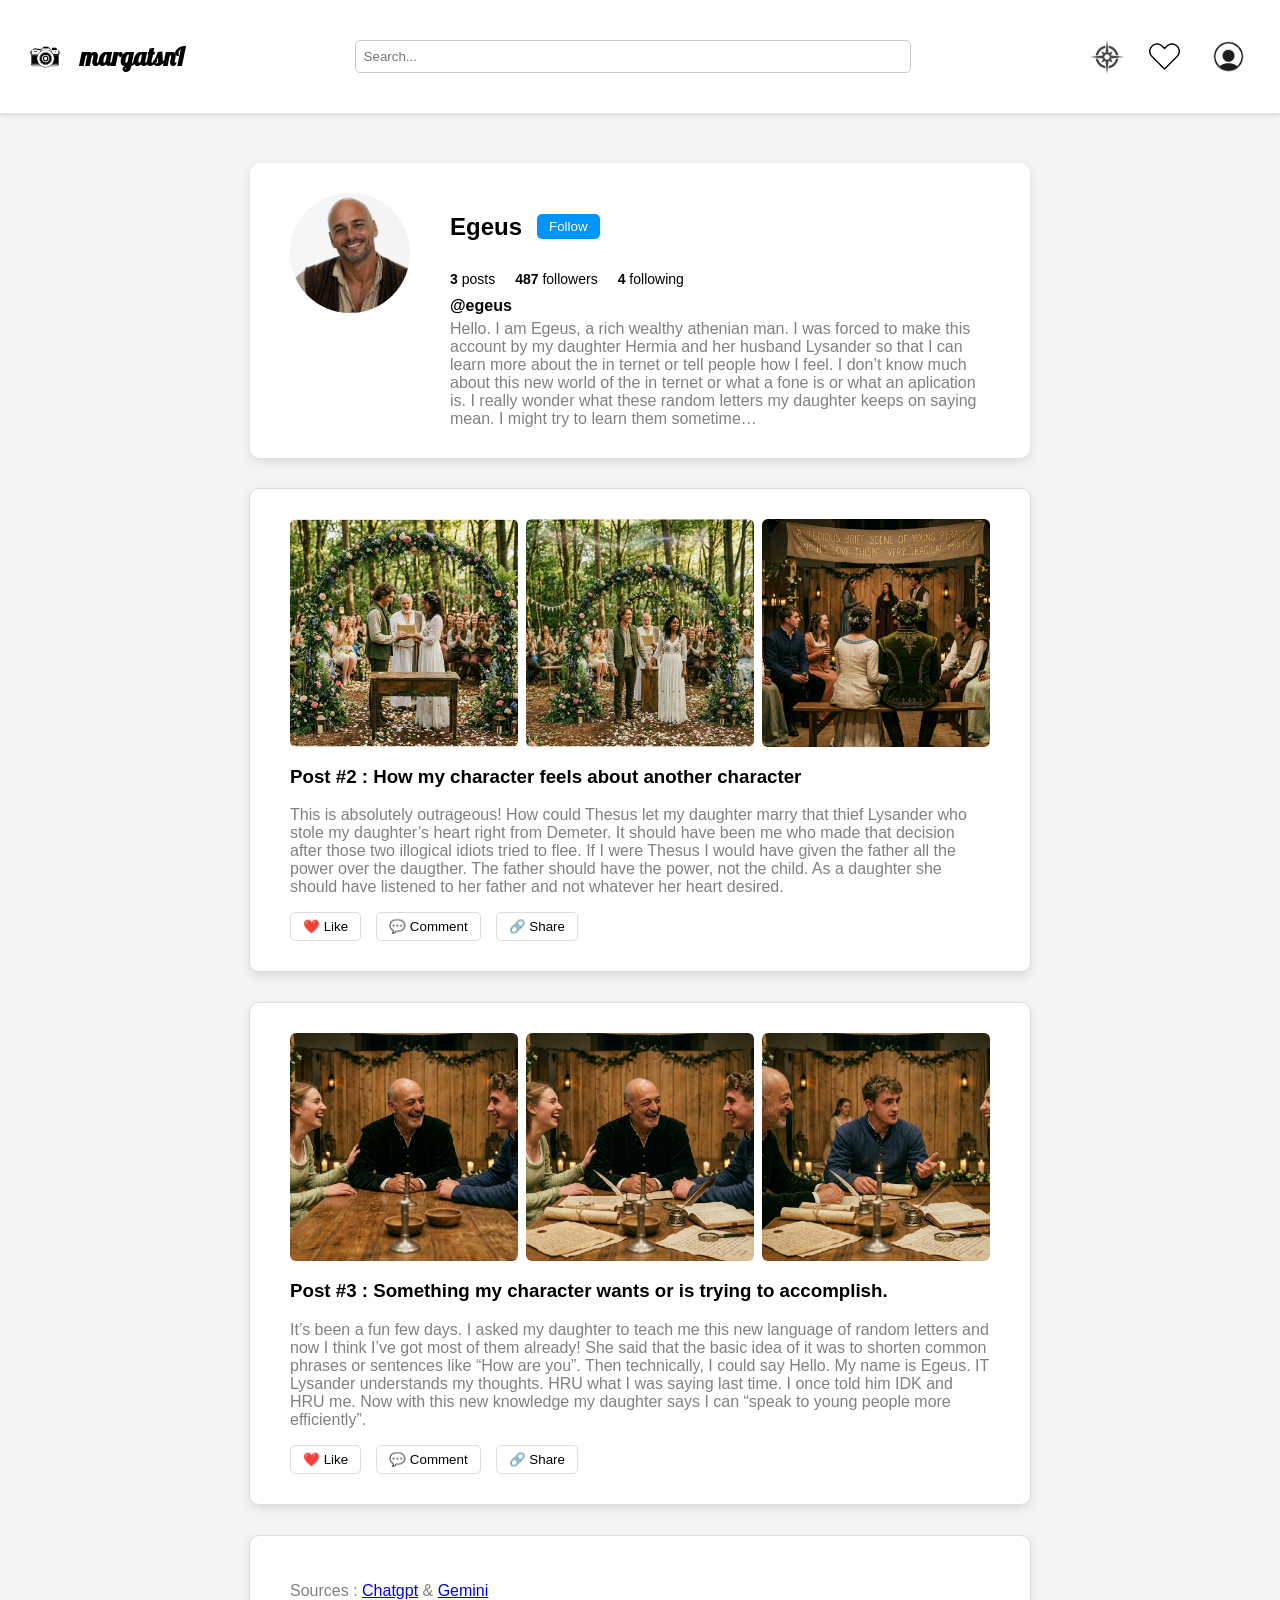
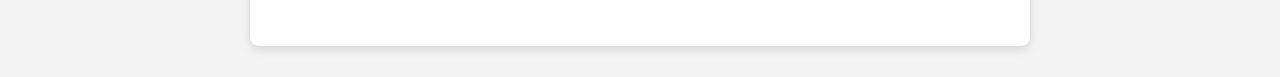
<file: index.html>
<!DOCTYPE html>
<html>
  <head>
    <link href="https://fonts.googleapis.com/css2?family=Lobster&display=swap" rel="stylesheet">
    <title>margatsnI - Profile Page</title>
    <link rel="stylesheet" href="/assets/css/main.css">
  </head>
  <script src="/assets/js/script.js"></script>
  <body>
    <header>
      <nav>
        <div class="left">
          <img src="/images/icon.png" alt="icon" class="nav-img">
          <div class="logo">margatsnI</div>
        </div>

        <div class="center">
          <input type="text" placeholder="Search..." class="search-bar">
        </div>

        <div class="right">
          <img src="/images/compass_icon.png" class="nav-icon">
          <img src="/images/heart_icon.png" class="nav-icon_for_heart">
          <img src="/images/person_icon.png" class="nav-icon_for_person">
        </div>
      </nav>
    </header>
    <main>
      <!-- PROFILE SECTION 1 -->
      <div class="profile-card">

        <div class="profile-left">
          <div class="profile-pic-frame">
            <img src="/images/profile.png" alt="Profile Picture" class="profile-img">
          </div>
        </div>

        <div class="profile-right">

          <div class="top-row">
            <h2>Egeus</h2>
            <button class="follow-btn" onclick="toggleFollow(this)">
              Follow
            </button>
          </div>

          <div class="stats">
            <span><strong>3</strong> posts</span>
            <span><strong>487</strong> followers</span>
            <span><strong>4</strong> following</span>
          </div>

          <div class="bio">
            <strong>@egeus</strong>
            <p>Hello. I am Egeus, a rich wealthy athenian man. I was forced to make this account by my daughter Hermia and her husband Lysander so that I can learn more about the in ternet or tell people how I feel. I don’t know much about this new world of the in ternet or what a fone is or what an aplication is. I really wonder what these random letters my daughter keeps on saying mean. I might try to learn them sometime…</p>
          </div>

        </div>

      </div>
      <!-- POST SECTION 2 -->
      <section class="post-section">

        <div class="post-card">

          <div class="post-images">
            <img src="/images/Gemini_Generated_Image_q5fb0cq5fb0cq5fb.png">
            <img src="/images/Gemini_Generated_Image_r89aztr89aztr89a.png">
            <img src="/images/Gemini_Generated_Image_va556va556va556v.png">
          </div>

          <h3 class="post-subtitle"><strong>Post #2</strong> : How my character feels about another character</h3>

          <p class="post-text">
            This is absolutely outrageous! How could Thesus let my daughter marry that thief Lysander who stole my daughter’s heart right from Demeter. It should have been me who made that decision after those two illogical idiots tried to flee. If I were Thesus I would have given the father all the power over the daugther. The father should have the power, not the child. As a daughter she should have listened to her father and not whatever her heart desired.
          </p>
          <div class="post-actions">
            <button class="action-btn like-btn" onclick="toggleLike(this)">❤️ Like</button>
            <button class="action-btn">💬 Comment</button>
            <button class="action-btn">🔗 Share</button>

        </div>
      </section>
      <!-- POST SECTION 3 -->
      <section class="post-section">

        <div class="post-card">

          <div class="post-images">
            <img src="/images/Gemini_Generated_Image_c8bsk2c8bsk2c8bs.png">
            <img src="/images/Gemini_Generated_Image_jsefj1jsefj1jsef.png">
            <img src="/images/Gemini_Generated_Image_icqchqicqchqicqc.png">
          </div>

          <h3 class="post-subtitle"><strong>Post #3</strong> : Something my character wants or is trying to accomplish.</h3>

          <p class="post-text">
            It’s been a fun few days. I asked my daughter to teach me this new language of random letters and now I think I’ve got most of them already! She said that the basic idea of it was to shorten common phrases or sentences like “How are you”. Then technically, I could say Hello. My name is Egeus. IT Lysander understands my thoughts. HRU what I was saying last time. I once told him IDK and HRU me. Now with this new knowledge my daughter says I can “speak to young people more efficiently”.
          </p>
          <div class="post-actions">
            <button class="action-btn like-btn" onclick="toggleLike(this)">❤️ Like</button>
            <button class="action-btn">💬 Comment</button>
            <button class="action-btn">🔗 Share</button>
          </div>
        </div>
      </section>
      <section class="post-section">
        <div class="post-card">
          <p class="post-text">Sources : <a href="chatgpt.com">Chatgpt</a> & <a href="gemini.google.com">Gemini</a></p>
        </div>
      </section>
    </main>
  </body>
</html>
</file>
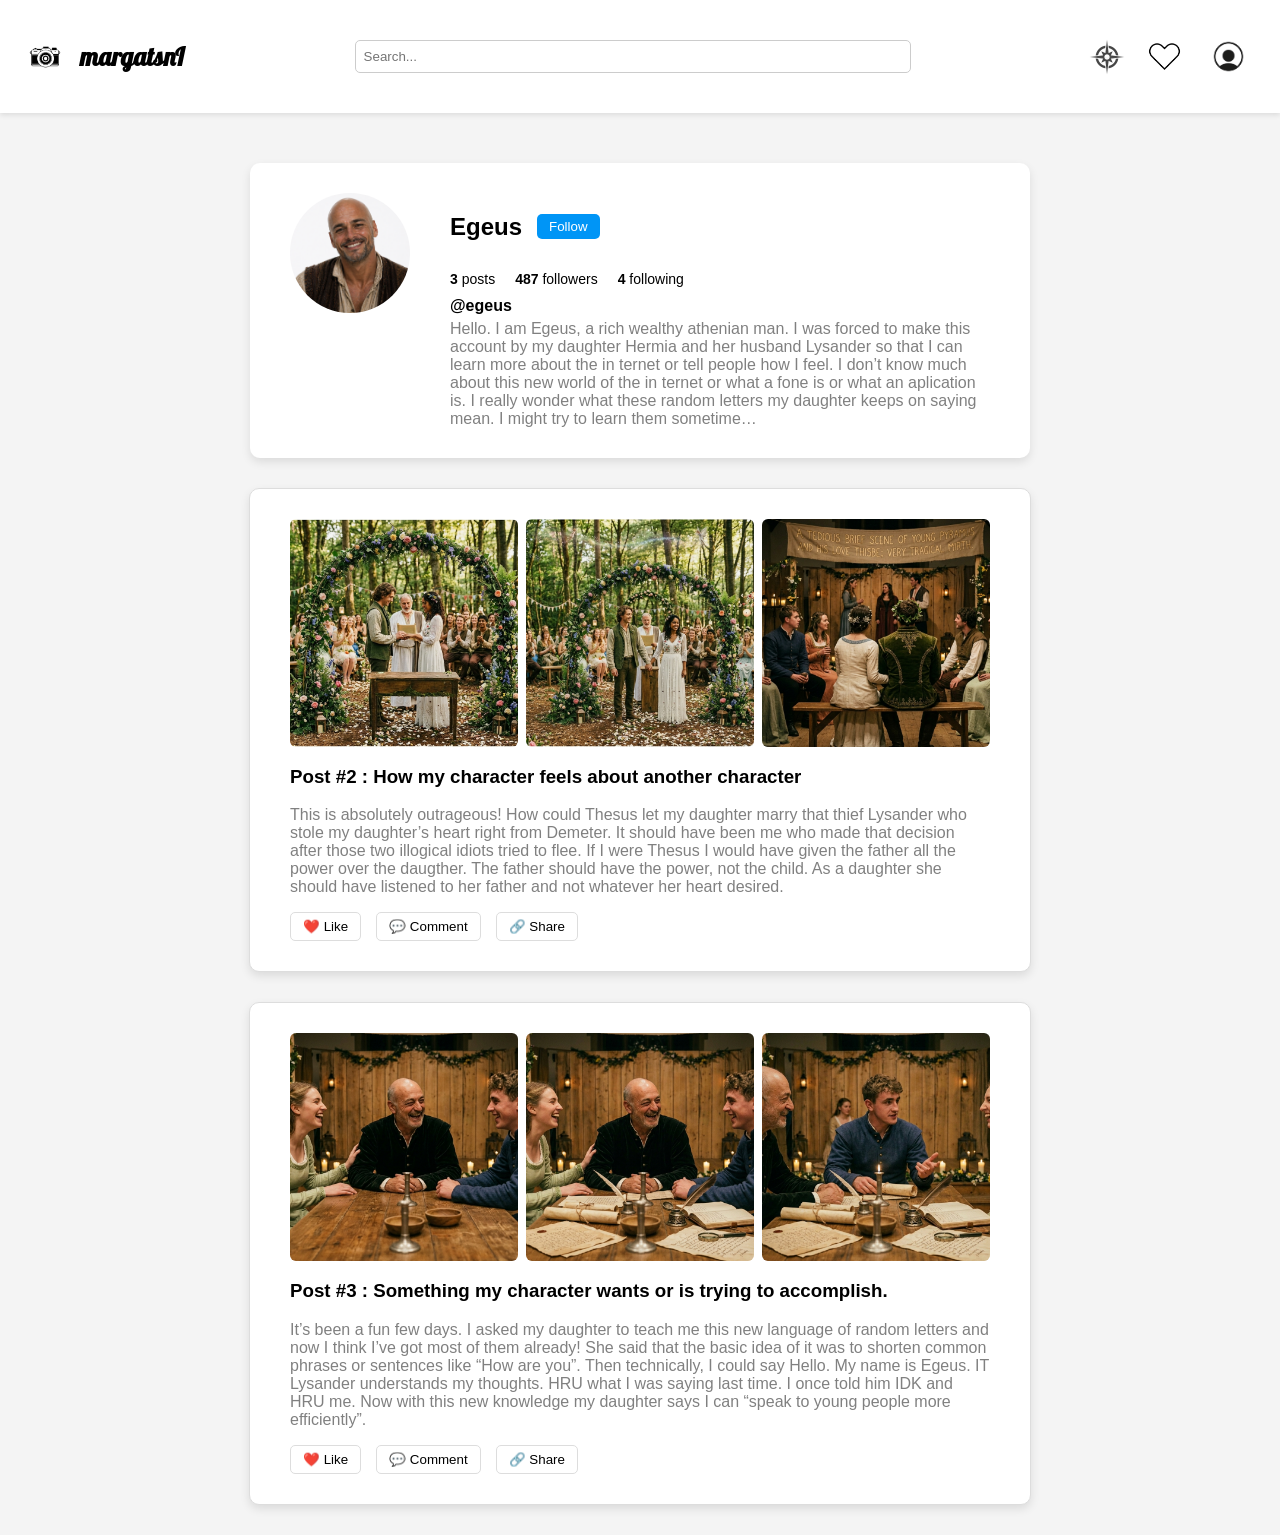
<file: assets/html/index.html>
<!DOCTYPE html>
<html>
  <head>
    <link href="https://fonts.googleapis.com/css2?family=Lobster&display=swap" rel="stylesheet">
    <title>margatsnI - Profile Page</title>
    <link rel="stylesheet" href="/assets/css/main.css">
  </head>
  <script src="/assets/js/script.js"></script>
  <body>
    <header>
      <nav>
        <div class="left">
          <img src="/images/icon.png" alt="icon" class="nav-img">
          <div class="logo">margatsnI</div>
        </div>

        <div class="center">
          <input type="text" placeholder="Search..." class="search-bar">
        </div>

        <div class="right">
          <img src="/images/compass_icon.png" class="nav-icon">
          <img src="/images/heart_icon.png" class="nav-icon_for_heart">
          <img src="/images/person_icon.png" class="nav-icon_for_person">
        </div>
      </nav>
    </header>
    <main>
      <!-- PROFILE SECTION 1 -->
      <div class="profile-card">

        <div class="profile-left">
          <div class="profile-pic-frame">
            <img src="/images/profile.png" alt="Profile Picture" class="profile-img">
          </div>
        </div>

        <div class="profile-right">

          <div class="top-row">
            <h2>Egeus</h2>
            <button class="follow-btn" onclick="toggleFollow(this)">
              Follow
            </button>
          </div>

          <div class="stats">
            <span><strong>3</strong> posts</span>
            <span><strong>487</strong> followers</span>
            <span><strong>4</strong> following</span>
          </div>

          <div class="bio">
            <strong>@egeus</strong>
            <p>Hello. I am Egeus, a rich wealthy athenian man. I was forced to make this account by my daughter Hermia and her husband Lysander so that I can learn more about the in ternet or tell people how I feel. I don’t know much about this new world of the in ternet or what a fone is or what an aplication is. I really wonder what these random letters my daughter keeps on saying mean. I might try to learn them sometime…</p>
          </div>

        </div>

      </div>
      <!-- POST SECTION 2 -->
      <section class="post-section">

        <div class="post-card">

          <div class="post-images">
            <img src="/images/Gemini_Generated_Image_q5fb0cq5fb0cq5fb.png">
            <img src="/images/Gemini_Generated_Image_r89aztr89aztr89a.png">
            <img src="/images/Gemini_Generated_Image_va556va556va556v.png">
          </div>

          <h3 class="post-subtitle"><strong>Post #2</strong> : How my character feels about another character</h3>

          <p class="post-text">
            This is absolutely outrageous! How could Thesus let my daughter marry that thief Lysander who stole my daughter’s heart right from Demeter. It should have been me who made that decision after those two illogical idiots tried to flee. If I were Thesus I would have given the father all the power over the daugther. The father should have the power, not the child. As a daughter she should have listened to her father and not whatever her heart desired.
          </p>
          <div class="post-actions">
            <button class="action-btn like-btn" onclick="toggleLike(this)">❤️ Like</button>
            <button class="action-btn">💬 Comment</button>
            <button class="action-btn">🔗 Share</button>

        </div>
      </section>
      <!-- POST SECTION 3 -->
      <section class="post-section">

        <div class="post-card">

          <div class="post-images">
            <img src="/images/Gemini_Generated_Image_c8bsk2c8bsk2c8bs.png">
            <img src="/images/Gemini_Generated_Image_jsefj1jsefj1jsef.png">
            <img src="/images/Gemini_Generated_Image_icqchqicqchqicqc.png">
          </div>

          <h3 class="post-subtitle"><strong>Post #3</strong> : Something my character wants or is trying to accomplish.</h3>

          <p class="post-text">
            It’s been a fun few days. I asked my daughter to teach me this new language of random letters and now I think I’ve got most of them already! She said that the basic idea of it was to shorten common phrases or sentences like “How are you”. Then technically, I could say Hello. My name is Egeus. IT Lysander understands my thoughts. HRU what I was saying last time. I once told him IDK and HRU me. Now with this new knowledge my daughter says I can “speak to young people more efficiently”.
          </p>
          <div class="post-actions">
            <button class="action-btn like-btn" onclick="toggleLike(this)">❤️ Like</button>
            <button class="action-btn">💬 Comment</button>
            <button class="action-btn">🔗 Share</button>
          </div>
        </div>
      </section>
    </main>
  </body>
</html>
</file>
<file: assets/css/main.css>
body {
  margin: 0;
  font-family: Arial, sans-serif;
  background-color: #f4f4f4;
}

/* ================= NAVBAR ================= */

header {
  background-color: #ffffff;
  padding: 25px 20px;
  box-shadow: 0 2px 5px rgba(0, 0, 0, 0.1);
}

nav {
  display: flex;
  justify-content: space-between;
  align-items: center;
}

/* LEFT */
.left {
  display: flex;
  align-items: center;
  gap: 10px;
}

.nav-img {
  width: 50px;
  height: 50px;
}

/* LOGO */
.logo {
  font-size: 25px;
  font-weight: bold;
  font-family: "Lobster", sans-serif;
  color: black;
}

/* CENTER SEARCH */
.center {
  flex: 1;
  display: flex;
  justify-content: center;
}

.search-bar {
  width: 60%;
  padding: 8px;
  border-radius: 5px;
  border: 1px solid #ccc;
}

/* RIGHT ICONS */
.right {
  display: flex;
  align-items: center;
  gap: 15px;
}

.nav-icon {
  width: 50px;
  height: 50px;
  cursor: pointer;
}

.nav-icon_for_heart {
  width: 35px;
  height: 35px;
  cursor: pointer;
}

.nav-icon_for_person {
  width: 63px;
  height: 63px;
  cursor: pointer;
}

/* ================= MAIN LAYOUT ================= */

main {
  display: flex;
  flex-direction: column;
  align-items: center;
  margin-top: 50px;
}

/* ================= PROFILE CARD ================= */

.profile-card {
  display: flex;
  gap: 40px;
  background-color: white;
  padding: 30px 40px;
  border-radius: 10px;
  width: 700px;
  box-shadow: 0 4px 10px rgba(0, 0, 0, 0.1);
  margin-bottom: 30px;
}

/* PROFILE IMAGE FRAME */
.profile-pic-frame {
  width: 120px;
  height: 120px;
  border-radius: 50%;
  overflow: hidden;
}

.profile-img {
  width: 100%;
  height: 100%;
  object-fit: cover;
}

/* RIGHT SIDE */
.profile-right {
  display: flex;
  flex-direction: column;
  justify-content: center;
}

/* TOP ROW */
.top-row {
  display: flex;
  align-items: center;
  gap: 15px;
}

/* FOLLOW BUTTON */
.follow-btn {
  padding: 5px 12px;
  border: none;
  background-color: #0095f6;
  color: white;
  border-radius: 5px;
  cursor: pointer;
}

.follow-btn:hover {
  background-color: #0077cc;
}

.following {
  background-color: #aaa !important;
}

/* STATS */
.stats {
  margin: 10px 0;
  display: flex;
  gap: 20px;
}

.stats span {
  font-size: 14px;
}

/* BIO */
.bio p {
  margin: 5px 0 0;
  color: gray;
}

.post-section {
  display: flex;
  justify-content: center;
}

.post-card {
  background-color: white;
  width: 700px;
  padding: 30px 40px;
  border-radius: 10px;
  border: 1px solid #ddd;
  box-shadow: 0 4px 10px rgba(0, 0, 0, 0.1);
  margin-bottom: 30px;
}

/* IMAGE GRID */
.post-images {
  display: grid;
  grid-template-columns: repeat(3, 1fr);
  gap: 8px;
  margin-bottom: 15px;
}

.post-images img {
  width: 100%;
  aspect-ratio: 1 / 1;
  object-fit: cover;
  border-radius: 6px;
}
.post-text {
  color: gray;
}
.post-actions {
  display: flex;
  gap: 15px;
  margin-top: 15px;
}

.action-btn {
  padding: 6px 12px;
  border: 1px solid #ddd;
  background-color: white;
  border-radius: 5px;
  cursor: pointer;
  transition: 0.2s;
}

.action-btn:hover {
  background-color: #f0f0f0;
}

/* ACTIVE LIKE STATE */
.liked {
  background-color: #ff4d4d;
  color: white;
  border-color: #ff4d4d;
}
</file>
